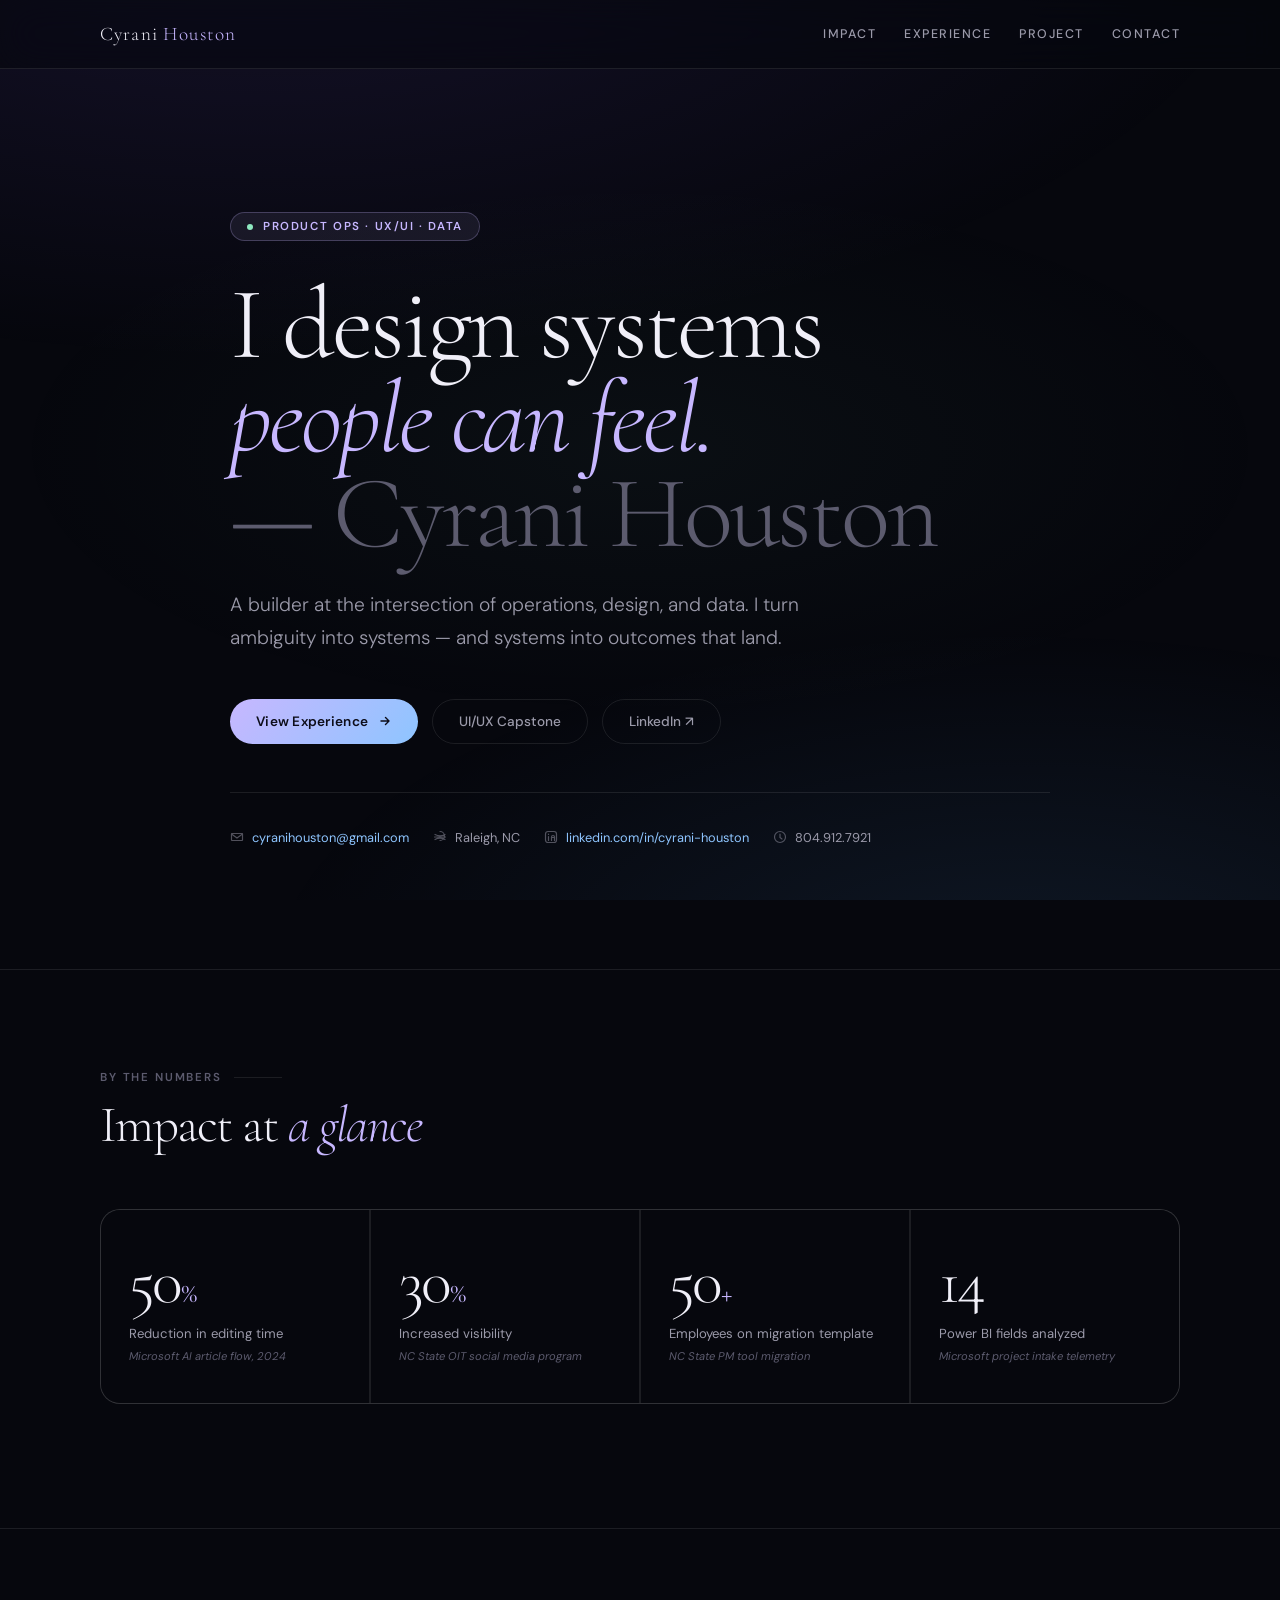
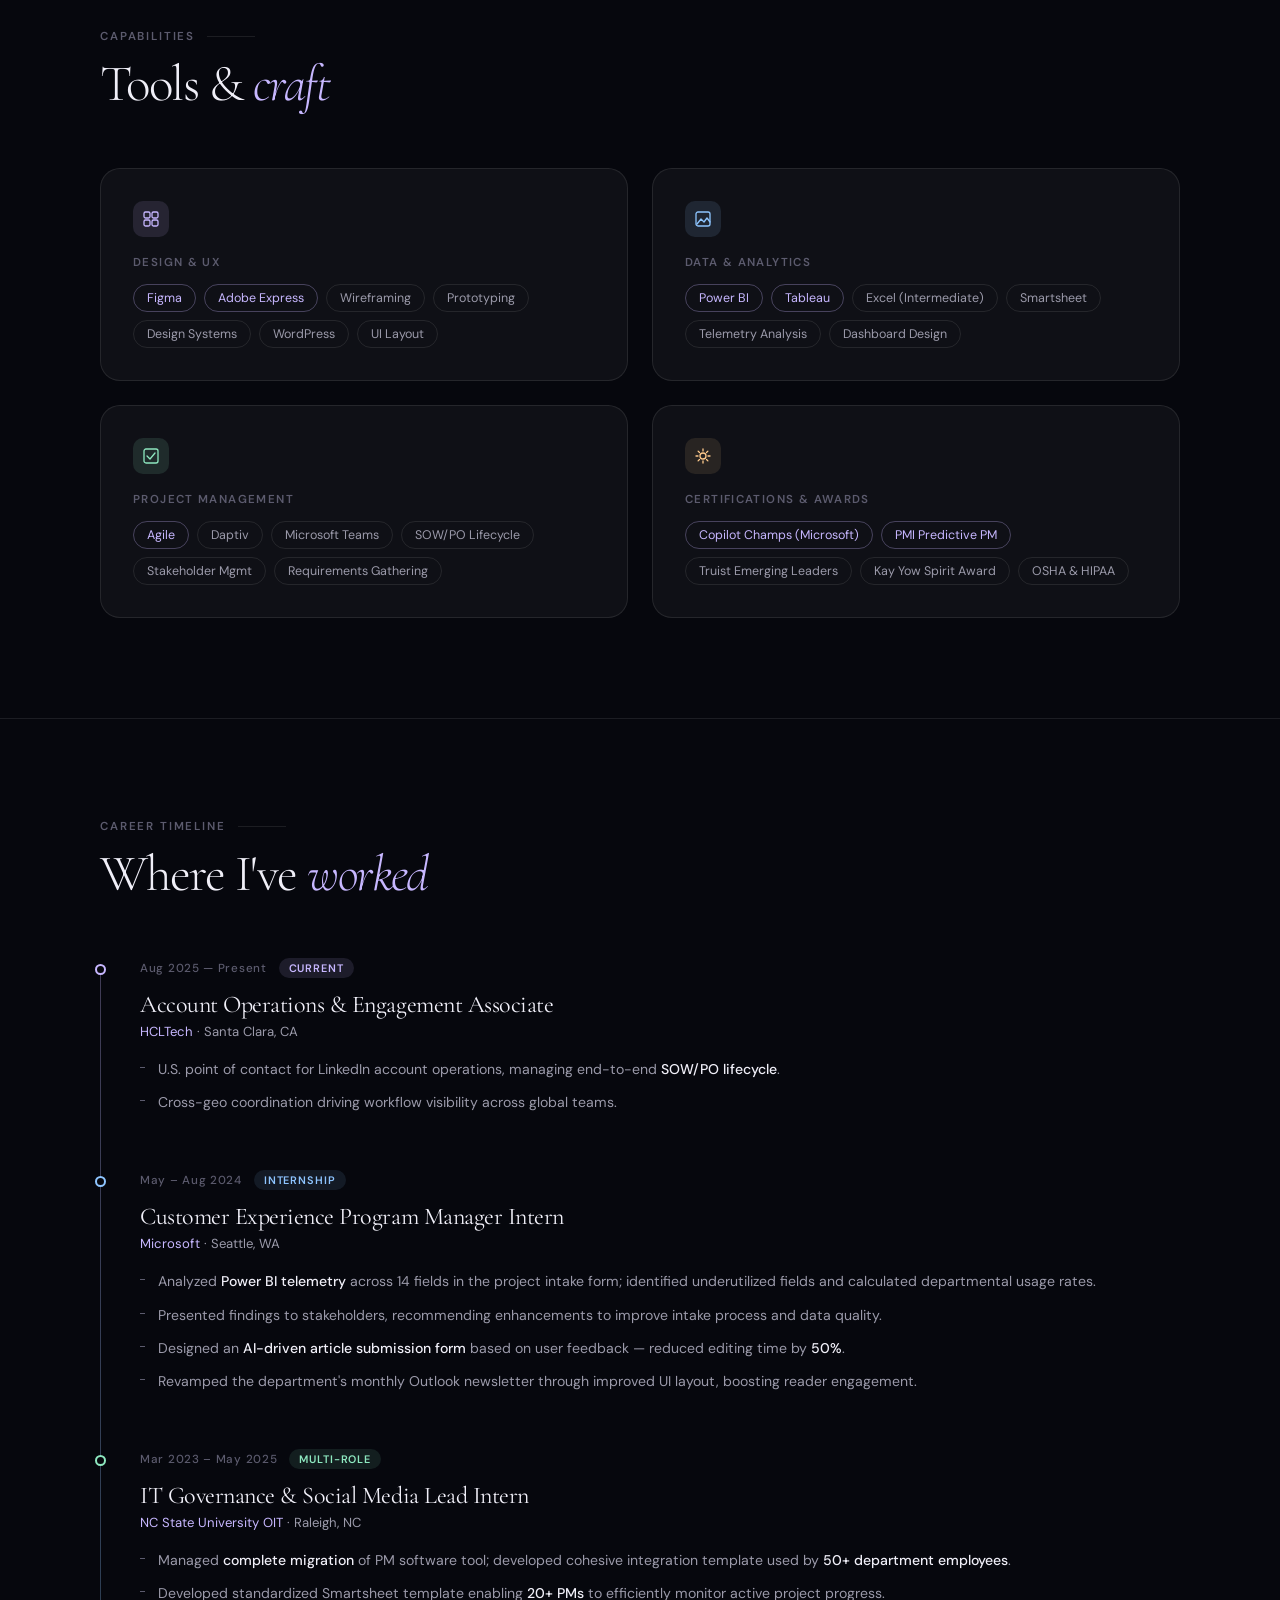
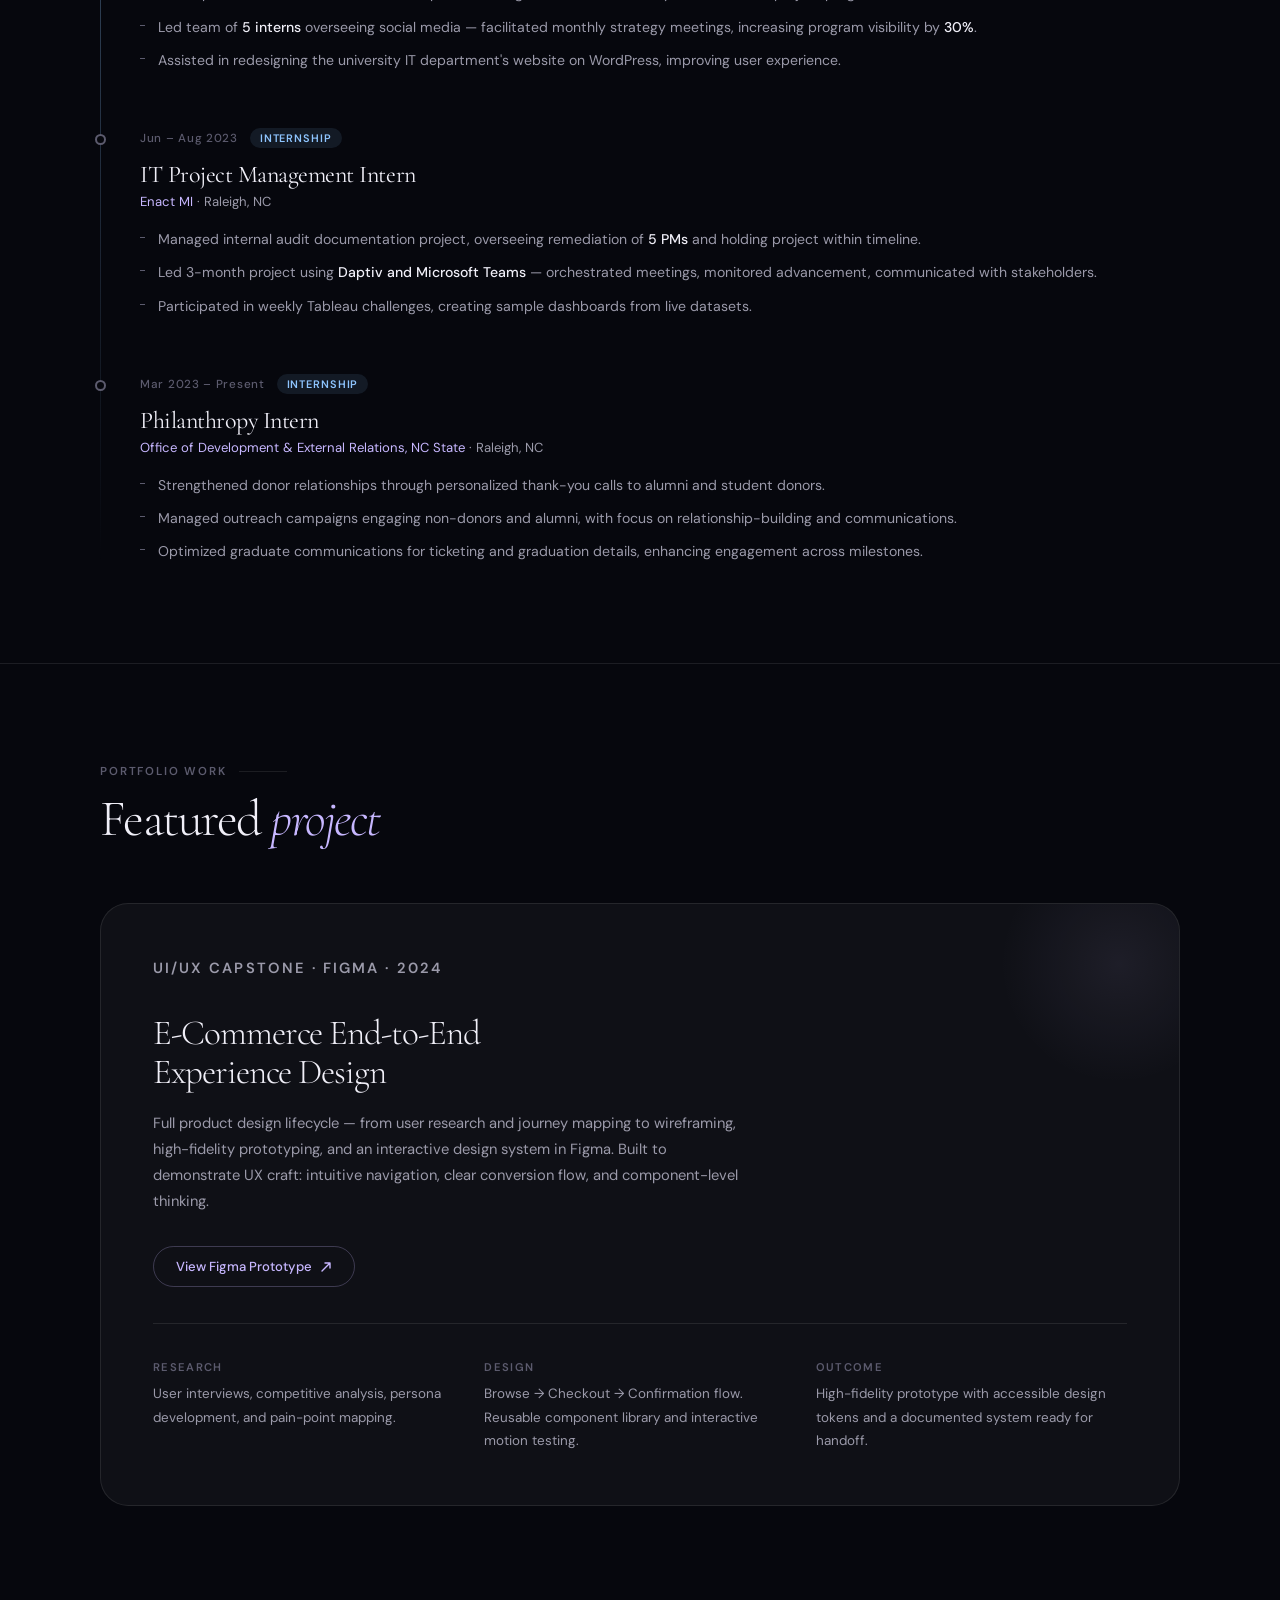
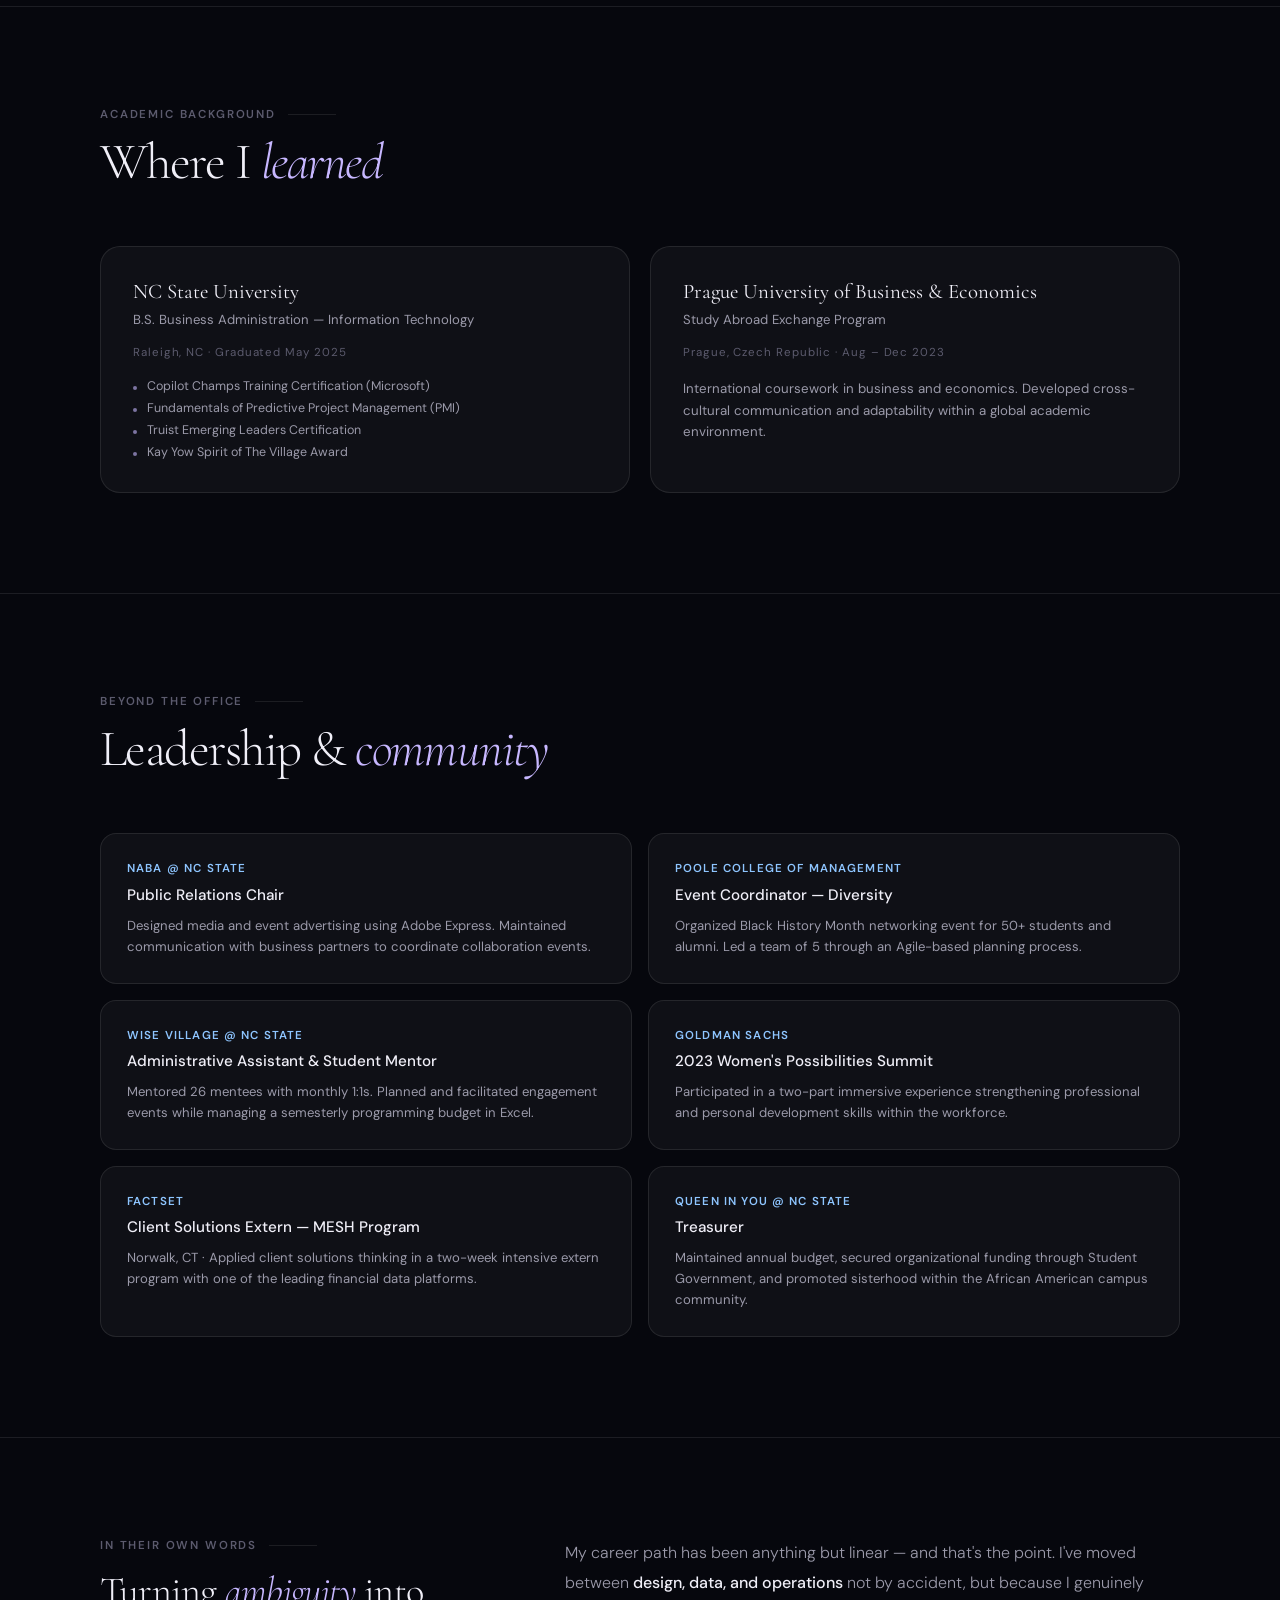
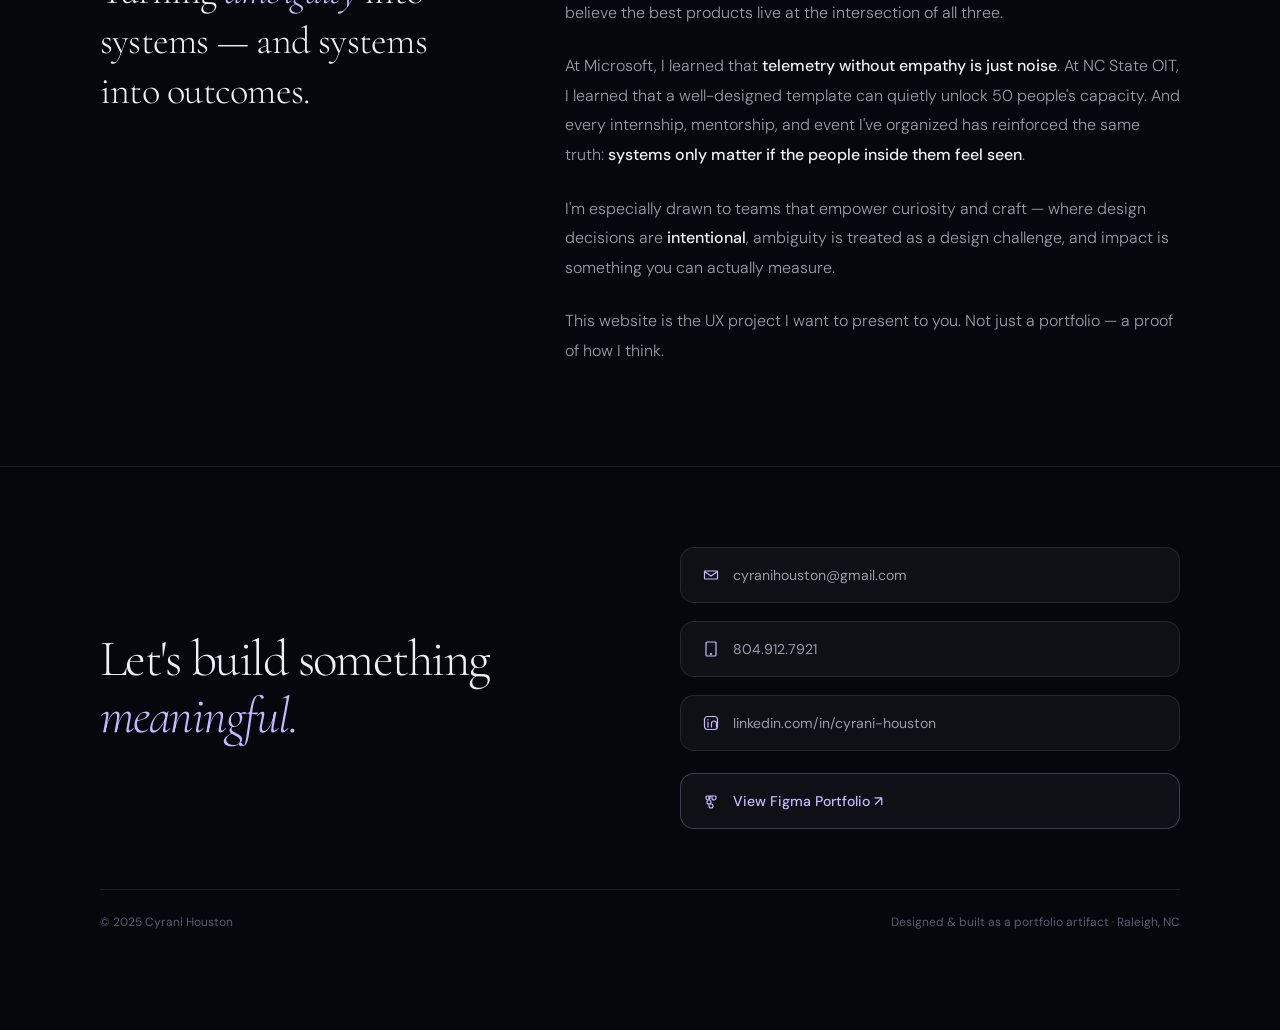
<file: index.html>
<!doctype html>
<html lang="en">
<head>
  <meta charset="UTF-8" />
  <meta name="viewport" content="width=device-width, initial-scale=1.0" />
  <title>Cyrani Houston — Product Ops · UX/UI · Data</title>
  <meta name="description" content="Cyrani Houston — Product Operations, UX/UI, and Data. A breathing resume designed for the HR professional who values craft." />
  <link rel="preconnect" href="https://fonts.googleapis.com" />
  <link rel="preconnect" href="https://fonts.gstatic.com" crossorigin />
  <link href="https://fonts.googleapis.com/css2?family=Cormorant+Garamond:ital,wght@0,300;0,400;0,600;1,300;1,400&family=DM+Sans:wght@300;400;500;600&display=swap" rel="stylesheet" />

  <style>
    :root {
      --bg: #06070d;
      --surface: rgba(255,255,255,0.04);
      --surface-hover: rgba(255,255,255,0.07);
      --border: rgba(255,255,255,0.09);
      --border-accent: rgba(199,183,255,0.25);
      --text: #f0eff8;
      --muted: #9b9aaa;
      --subtle: #5c5b6e;
      --lavender: #c7b7ff;
      --sky: #8ec5ff;
      --sage: #8ee8c0;
      --max: 1080px;
      --r: 20px;
      --nav-bg: rgba(6,7,13,0.6);
      --metric-bg: #06070d;
      --dot-bg: #06070d;
      --ambient-1: rgba(140,100,255,0.12);
      --ambient-2: rgba(100,180,255,0.10);
      --ambient-3: rgba(142,232,192,0.04);
    }

    [data-theme="light"] {
      --bg: #f6f5f1;
      --surface: rgba(0,0,0,0.035);
      --surface-hover: rgba(0,0,0,0.06);
      --border: rgba(0,0,0,0.09);
      --border-accent: rgba(90,58,190,0.22);
      --text: #19172a;
      --muted: #55536b;
      --subtle: #a8a6bc;
      --lavender: #5a3abe;
      --sky: #1a60b8;
      --sage: #157a4a;
      --nav-bg: rgba(246,245,241,0.78);
      --metric-bg: #f6f5f1;
      --dot-bg: #f6f5f1;
      --ambient-1: rgba(140,100,255,0.06);
      --ambient-2: rgba(60,140,255,0.05);
      --ambient-3: rgba(80,200,140,0.03);
    }

    * { box-sizing: border-box; margin: 0; padding: 0; }
    html { scroll-behavior: smooth; }

    body {
      font-family: "DM Sans", system-ui, sans-serif;
      background: var(--bg);
      color: var(--text);
      overflow-x: hidden;
      transition: background 0.35s ease, color 0.35s ease;
    }

    /* ─── AMBIENT BACKGROUND ─── */
    body::before {
      content: "";
      position: fixed;
      inset: 0;
      background:
        radial-gradient(ellipse 80% 50% at 20% -10%, var(--ambient-1), transparent),
        radial-gradient(ellipse 60% 40% at 80% 110%, var(--ambient-2), transparent),
        radial-gradient(ellipse 50% 30% at 50% 50%, var(--ambient-3), transparent);
      pointer-events: none;
      z-index: 0;
    }

    a { color: inherit; text-decoration: none; }
    .container { width: min(calc(100% - 48px), var(--max)); margin: 0 auto; position: relative; z-index: 1; }

    /* ─── NAV ─── */
    .nav {
      position: sticky;
      top: 0;
      z-index: 100;
      backdrop-filter: blur(20px) saturate(1.4);
      -webkit-backdrop-filter: blur(20px) saturate(1.4);
      background: var(--nav-bg);
      border-bottom: 1px solid var(--border);
    }
    .nav-inner {
      display: flex;
      align-items: center;
      justify-content: space-between;
      height: 68px;
    }
    .nav-logo {
      font-family: "Cormorant Garamond", Georgia, serif;
      font-size: 1.2rem;
      font-weight: 300;
      letter-spacing: 0.06em;
      color: var(--text);
    }
    .nav-logo span { color: var(--lavender); }
    .nav-links { display: flex; gap: 28px; }
    .nav-links a {
      font-size: 0.78rem;
      font-weight: 500;
      letter-spacing: 0.12em;
      text-transform: uppercase;
      color: var(--muted);
      transition: color 0.2s;
    }
    .nav-links a:hover { color: var(--text); }

    /* ─── HERO ─── */
    .hero {
      min-height: 100vh;
      display: grid;
      place-items: center;
      padding: 100px 0 80px;
    }
    .hero-inner { max-width: 820px; }
    .hero-tag {
      display: inline-flex;
      align-items: center;
      gap: 10px;
      padding: 6px 16px;
      background: rgba(199,183,255,0.08);
      border: 1px solid var(--border-accent);
      border-radius: 999px;
      font-size: 0.72rem;
      font-weight: 600;
      letter-spacing: 0.14em;
      text-transform: uppercase;
      color: var(--lavender);
      margin-bottom: 36px;
    }
    .hero-tag::before {
      content: "";
      width: 6px;
      height: 6px;
      border-radius: 50%;
      background: var(--sage);
      animation: pulse 2s infinite;
    }
    @keyframes pulse {
      0%, 100% { opacity: 1; transform: scale(1); }
      50% { opacity: 0.4; transform: scale(0.7); }
    }
    .hero h1 {
      font-family: "Cormorant Garamond", Georgia, serif;
      font-size: clamp(3.4rem, 8vw, 7rem);
      font-weight: 300;
      line-height: 0.92;
      letter-spacing: -0.03em;
      margin-bottom: 28px;
    }
    .hero h1 em {
      font-style: italic;
      color: var(--lavender);
    }
    .hero h1 .dim { color: var(--subtle); }
    .hero-sub {
      font-size: clamp(1rem, 1.6vw, 1.2rem);
      line-height: 1.75;
      color: var(--muted);
      max-width: 600px;
      margin-bottom: 44px;
      font-weight: 300;
    }
    .hero-ctas { display: flex; gap: 14px; flex-wrap: wrap; }
    .btn-primary {
      display: inline-flex;
      align-items: center;
      gap: 10px;
      padding: 13px 26px;
      border-radius: 999px;
      background: linear-gradient(130deg, var(--lavender), var(--sky));
      color: #0d0d1a;
      font-size: 0.85rem;
      font-weight: 600;
      letter-spacing: 0.02em;
      transition: transform 0.2s, box-shadow 0.2s;
    }
    .btn-primary:hover { transform: translateY(-2px); box-shadow: 0 16px 48px rgba(150,130,255,0.3); }
    .btn-ghost {
      display: inline-flex;
      align-items: center;
      gap: 10px;
      padding: 13px 26px;
      border-radius: 999px;
      border: 1px solid var(--border);
      color: var(--muted);
      font-size: 0.85rem;
      font-weight: 500;
      transition: color 0.2s, border-color 0.2s;
    }
    .btn-ghost:hover { color: var(--text); border-color: var(--border-accent); }

    /* ─── CONTACT BAR ─── */
    .contact-bar {
      display: flex;
      gap: 24px;
      flex-wrap: wrap;
      margin-top: 48px;
      padding-top: 36px;
      border-top: 1px solid var(--border);
    }
    .contact-item {
      display: flex;
      align-items: center;
      gap: 8px;
      font-size: 0.8rem;
      color: var(--muted);
    }
    .contact-item svg { opacity: 0.5; }
    .contact-item a { color: var(--sky); }
    .contact-item a:hover { color: var(--lavender); }

    /* ─── SECTION ─── */
    section { padding: 100px 0; }
    .section-label {
      font-size: 0.72rem;
      font-weight: 600;
      letter-spacing: 0.16em;
      text-transform: uppercase;
      color: var(--subtle);
      margin-bottom: 14px;
      display: flex;
      align-items: center;
      gap: 12px;
    }
    .section-label::after {
      content: "";
      flex: 1;
      max-width: 48px;
      height: 1px;
      background: var(--border);
    }
    .section-title {
      font-family: "Cormorant Garamond", Georgia, serif;
      font-size: clamp(2rem, 4vw, 3.6rem);
      font-weight: 300;
      line-height: 1.05;
      letter-spacing: -0.03em;
      margin-bottom: 56px;
    }
    .section-title em { font-style: italic; color: var(--lavender); }

    /* ─── IMPACT METRICS ─── */
    .metrics-grid {
      display: grid;
      grid-template-columns: repeat(4, 1fr);
      gap: 2px;
      background: var(--border);
      border: 1px solid var(--border);
      border-radius: var(--r);
      overflow: hidden;
      margin-bottom: 24px;
    }
    .metric-cell {
      background: var(--metric-bg);
      padding: 40px 28px;
      position: relative;
      overflow: hidden;
    }
    .metric-cell::after {
      content: "";
      position: absolute;
      bottom: 0;
      left: 28px;
      right: 28px;
      height: 2px;
      background: linear-gradient(90deg, var(--lavender), var(--sky));
      border-radius: 2px;
      opacity: 0;
      transition: opacity 0.3s;
    }
    .metric-cell:hover::after { opacity: 1; }
    .metric-num {
      font-family: "Cormorant Garamond", Georgia, serif;
      font-size: clamp(3rem, 5vw, 4.8rem);
      font-weight: 300;
      line-height: 1;
      color: var(--text);
      letter-spacing: -0.04em;
    }
    .metric-num .suffix {
      font-size: 0.45em;
      color: var(--lavender);
      font-weight: 300;
    }
    .metric-desc {
      margin-top: 10px;
      font-size: 0.82rem;
      color: var(--muted);
      line-height: 1.5;
    }
    .metric-source {
      margin-top: 6px;
      font-size: 0.7rem;
      color: var(--subtle);
      font-style: italic;
    }

    /* ─── SKILLS SECTION ─── */
    .skills-layout {
      display: grid;
      grid-template-columns: 1fr 1fr;
      gap: 24px;
    }
    .skill-group {
      background: var(--surface);
      border: 1px solid var(--border);
      border-radius: var(--r);
      padding: 32px;
      position: relative;
      overflow: hidden;
      transition: border-color 0.3s;
    }
    .skill-group:hover { border-color: var(--border-accent); }
    .skill-group-icon {
      width: 36px;
      height: 36px;
      border-radius: 10px;
      margin-bottom: 18px;
      display: flex;
      align-items: center;
      justify-content: center;
    }
    .icon-lavender { background: rgba(199,183,255,0.12); }
    .icon-sky { background: rgba(142,197,255,0.12); }
    .icon-sage { background: rgba(142,232,192,0.12); }
    .icon-warm { background: rgba(255,200,140,0.10); }
    .skill-group h4 {
      font-size: 0.72rem;
      font-weight: 600;
      letter-spacing: 0.12em;
      text-transform: uppercase;
      color: var(--subtle);
      margin-bottom: 14px;
    }
    .skill-tags { display: flex; flex-wrap: wrap; gap: 8px; }
    .tag {
      padding: 5px 13px;
      border-radius: 999px;
      font-size: 0.78rem;
      font-weight: 400;
      border: 1px solid var(--border);
      color: var(--muted);
      transition: color 0.2s, border-color 0.2s;
    }
    .tag:hover { color: var(--text); border-color: rgba(255,255,255,0.2); }
    .tag.hi { border-color: rgba(199,183,255,0.3); color: var(--lavender); }

    /* ─── EXPERIENCE TIMELINE ─── */
    .timeline { position: relative; }
    .timeline-track {
      position: absolute;
      left: 0;
      top: 8px;
      bottom: 0;
      width: 1px;
      background: linear-gradient(180deg, var(--lavender), var(--sky), transparent);
      opacity: 0.3;
    }
    .timeline-entry {
      padding-left: 40px;
      padding-bottom: 56px;
      position: relative;
    }
    .timeline-entry:last-child { padding-bottom: 0; }
    .timeline-dot {
      position: absolute;
      left: -5px;
      top: 6px;
      width: 11px;
      height: 11px;
      border-radius: 50%;
      background: var(--dot-bg);
      border: 2px solid var(--lavender);
    }
    .timeline-dot.sky { border-color: var(--sky); }
    .timeline-dot.sage { border-color: var(--sage); }
    .timeline-dot.muted { border-color: var(--subtle); }
    .timeline-meta {
      display: flex;
      align-items: center;
      gap: 12px;
      margin-bottom: 12px;
      flex-wrap: wrap;
    }
    .timeline-date {
      font-size: 0.73rem;
      color: var(--subtle);
      font-weight: 500;
      letter-spacing: 0.06em;
    }
    .timeline-badge {
      padding: 3px 10px;
      border-radius: 999px;
      font-size: 0.68rem;
      font-weight: 600;
      letter-spacing: 0.08em;
      text-transform: uppercase;
    }
    .badge-featured { background: rgba(199,183,255,0.12); color: var(--lavender); }
    .badge-intern { background: rgba(142,197,255,0.10); color: var(--sky); }
    .badge-lead { background: rgba(142,232,192,0.10); color: var(--sage); }
    .timeline-entry h3 {
      font-family: "Cormorant Garamond", Georgia, serif;
      font-size: 1.5rem;
      font-weight: 400;
      letter-spacing: -0.02em;
      margin-bottom: 4px;
    }
    .timeline-org {
      font-size: 0.82rem;
      color: var(--muted);
      margin-bottom: 18px;
    }
    .timeline-org span { color: var(--lavender); }
    .timeline-bullets {
      list-style: none;
      display: flex;
      flex-direction: column;
      gap: 10px;
    }
    .timeline-bullets li {
      padding-left: 18px;
      position: relative;
      font-size: 0.88rem;
      color: var(--muted);
      line-height: 1.65;
    }
    .timeline-bullets li::before {
      content: "";
      position: absolute;
      left: 0;
      top: 9px;
      width: 5px;
      height: 1px;
      background: var(--subtle);
    }
    .timeline-bullets li strong { color: var(--text); font-weight: 500; }

    /* ─── EDUCATION ─── */
    .edu-grid {
      display: grid;
      grid-template-columns: 1fr 1fr;
      gap: 20px;
    }
    .edu-card {
      background: var(--surface);
      border: 1px solid var(--border);
      border-radius: var(--r);
      padding: 32px;
      transition: border-color 0.3s, background 0.35s;
    }
    .edu-card:hover { border-color: var(--border-accent); }
    .edu-card .school {
      font-family: "Cormorant Garamond", Georgia, serif;
      font-size: 1.3rem;
      font-weight: 400;
      margin-bottom: 6px;
    }
    .edu-card .degree {
      font-size: 0.82rem;
      color: var(--muted);
      margin-bottom: 16px;
      line-height: 1.5;
    }
    .edu-card .date {
      font-size: 0.72rem;
      letter-spacing: 0.08em;
      color: var(--subtle);
      margin-bottom: 18px;
    }
    .cert-list {
      list-style: none;
      display: flex;
      flex-direction: column;
      gap: 6px;
    }
    .cert-list li {
      font-size: 0.78rem;
      color: var(--muted);
      padding-left: 14px;
      position: relative;
    }
    .cert-list li::before {
      content: "";
      position: absolute;
      left: 0;
      top: 8px;
      width: 4px;
      height: 4px;
      border-radius: 50%;
      background: var(--lavender);
      opacity: 0.6;
    }

    /* ─── FEATURED PROJECT ─── */
    .project-card {
      background: var(--surface);
      border: 1px solid var(--border);
      border-radius: 28px;
      padding: 52px;
      position: relative;
      overflow: hidden;
      transition: background 0.35s;
    }
    .project-card::before {
      content: "";
      position: absolute;
      top: -60px;
      right: -60px;
      width: 240px;
      height: 240px;
      border-radius: 50%;
      background: radial-gradient(circle, rgba(199,183,255,0.08), transparent 70%);
    }
    .project-eyebrow {
      font-size: 0.72rem;
      font-weight: 600;
      letter-spacing: 0.14em;
      text-transform: uppercase;
      color: var(--lavender);
      margin-bottom: 16px;
    }
    .project-card h3 {
      font-family: "Cormorant Garamond", Georgia, serif;
      font-size: 2.2rem;
      font-weight: 300;
      letter-spacing: -0.03em;
      line-height: 1.1;
      margin-bottom: 20px;
    }
    .project-card p {
      font-size: 0.92rem;
      color: var(--muted);
      line-height: 1.75;
      max-width: 600px;
      margin-bottom: 32px;
    }
    .project-detail-grid {
      display: grid;
      grid-template-columns: repeat(3, 1fr);
      gap: 20px;
      margin-top: 36px;
      padding-top: 36px;
      border-top: 1px solid var(--border);
    }
    .project-detail h5 {
      font-size: 0.7rem;
      font-weight: 600;
      letter-spacing: 0.12em;
      text-transform: uppercase;
      color: var(--subtle);
      margin-bottom: 8px;
    }
    .project-detail p {
      font-size: 0.84rem;
      color: var(--muted);
      margin-bottom: 0;
    }
    .project-link {
      display: inline-flex;
      align-items: center;
      gap: 8px;
      padding: 11px 22px;
      border: 1px solid var(--border-accent);
      border-radius: 999px;
      color: var(--lavender);
      font-size: 0.82rem;
      font-weight: 500;
      transition: background 0.2s;
    }
    .project-link:hover { background: rgba(199,183,255,0.08); }

    /* ─── LEADERSHIP ─── */
    .leadership-grid {
      display: grid;
      grid-template-columns: 1fr 1fr;
      gap: 16px;
    }
    .leadership-card {
      background: var(--surface);
      border: 1px solid var(--border);
      border-radius: 16px;
      padding: 26px;
      transition: border-color 0.3s;
    }
    .leadership-card:hover { border-color: var(--border-accent); }
    .leadership-card .org-name {
      font-size: 0.72rem;
      font-weight: 600;
      text-transform: uppercase;
      letter-spacing: 0.1em;
      color: var(--sky);
      margin-bottom: 6px;
    }
    .leadership-card h4 {
      font-size: 0.95rem;
      font-weight: 500;
      margin-bottom: 10px;
    }
    .leadership-card p {
      font-size: 0.82rem;
      color: var(--muted);
      line-height: 1.6;
    }

    /* ─── STATEMENT / ABOUT ─── */
    .statement-layout {
      display: grid;
      grid-template-columns: 1fr 1.6fr;
      gap: 80px;
      align-items: start;
    }
    .statement-left { position: sticky; top: 100px; }
    .statement-big {
      font-family: "Cormorant Garamond", Georgia, serif;
      font-size: clamp(1.6rem, 3vw, 2.6rem);
      font-weight: 300;
      line-height: 1.3;
      letter-spacing: -0.02em;
      color: var(--text);
    }
    .statement-big em { font-style: italic; color: var(--lavender); }
    .statement-body {
      display: flex;
      flex-direction: column;
      gap: 24px;
    }
    .statement-body p {
      font-size: 1rem;
      line-height: 1.85;
      color: var(--muted);
      font-weight: 300;
    }
    .statement-body p strong { color: var(--text); font-weight: 500; }

    /* ─── FOOTER / CONTACT ─── */
    .footer-section {
      padding: 80px 0 100px;
      border-top: 1px solid var(--border);
    }
    .footer-inner {
      display: grid;
      grid-template-columns: 1fr 1fr;
      gap: 80px;
      align-items: center;
    }
    .footer-headline {
      font-family: "Cormorant Garamond", Georgia, serif;
      font-size: clamp(2rem, 4vw, 3.6rem);
      font-weight: 300;
      line-height: 1.1;
      letter-spacing: -0.03em;
    }
    .footer-headline em { font-style: italic; color: var(--lavender); }
    .footer-contacts { display: flex; flex-direction: column; gap: 18px; }
    .footer-contact-item {
      display: flex;
      align-items: center;
      gap: 14px;
      padding: 18px 22px;
      background: var(--surface);
      border: 1px solid var(--border);
      border-radius: 14px;
      font-size: 0.88rem;
      color: var(--muted);
      transition: border-color 0.2s, color 0.2s, background 0.35s;
    }
    .footer-contact-item:hover { border-color: var(--border-accent); color: var(--text); }
    .footer-contact-item svg { color: var(--lavender); flex-shrink: 0; }
    .footer-contact-item a { color: inherit; }
    .footer-base {
      margin-top: 60px;
      padding-top: 24px;
      border-top: 1px solid var(--border);
      display: flex;
      justify-content: space-between;
      align-items: center;
      font-size: 0.75rem;
      color: var(--subtle);
    }

    /* ─── THEME TOGGLE ─── */
    .theme-toggle {
      display: flex;
      align-items: center;
      gap: 8px;
      cursor: pointer;
      padding: 6px 14px;
      border-radius: 999px;
      border: 1px solid var(--border);
      background: transparent;
      color: var(--muted);
      font-family: "DM Sans", system-ui, sans-serif;
      font-size: 0.75rem;
      font-weight: 500;
      letter-spacing: 0.06em;
      transition: color 0.2s, border-color 0.2s, background 0.2s;
    }
    .theme-toggle:hover { color: var(--text); border-color: var(--border-accent); }
    .theme-toggle .toggle-track {
      width: 28px;
      height: 16px;
      border-radius: 999px;
      background: var(--border);
      position: relative;
      transition: background 0.3s;
      flex-shrink: 0;
    }
    .theme-toggle .toggle-thumb {
      position: absolute;
      top: 3px;
      left: 3px;
      width: 10px;
      height: 10px;
      border-radius: 50%;
      background: var(--muted);
      transition: transform 0.3s cubic-bezier(0.34, 1.56, 0.64, 1), background 0.3s;
    }
    [data-theme="light"] .toggle-track { background: rgba(90,58,190,0.18); }
    [data-theme="light"] .toggle-thumb { transform: translateX(12px); background: var(--lavender); }

    /* ─── REVEAL ANIMATION ─── */
    .reveal {
      opacity: 0;
      transform: translateY(30px);
      transition: opacity 0.9s cubic-bezier(0.22, 1, 0.36, 1), transform 0.9s cubic-bezier(0.22, 1, 0.36, 1);
    }
    .reveal.visible { opacity: 1; transform: none; }

    /* ─── DIVIDER ─── */
    .divider {
      height: 1px;
      background: var(--border);
      margin: 0;
    }

    /* ─── RESPONSIVE ─── */
    @media (max-width: 860px) {
      .metrics-grid { grid-template-columns: 1fr 1fr; }
      .skills-layout { grid-template-columns: 1fr; }
      .edu-grid { grid-template-columns: 1fr; }
      .statement-layout { grid-template-columns: 1fr; gap: 36px; }
      .statement-left { position: static; }
      .footer-inner { grid-template-columns: 1fr; gap: 36px; }
      .leadership-grid { grid-template-columns: 1fr; }
      .project-detail-grid { grid-template-columns: 1fr 1fr; }
      .project-card { padding: 36px; }
    }
    @media (max-width: 580px) {
      .metrics-grid { grid-template-columns: 1fr; }
      .hero h1 { font-size: 3rem; }
      .nav-links { gap: 16px; }
      .nav-links a { font-size: 0.72rem; }
      .contact-bar { gap: 14px; }
      .project-detail-grid { grid-template-columns: 1fr; }
    }

    /* Scrollbar */
    [data-theme="light"] .btn-primary {
      background: linear-gradient(130deg, #7c5cd6, #3a82d8);
      color: #fff;
    }
    [data-theme="light"] .hero-tag { color: var(--lavender); }
    [data-theme="light"] .metric-cell { background: var(--metric-bg); }
    [data-theme="light"] .timeline-dot { background: var(--dot-bg); }
    [data-theme="light"] body::before { opacity: 0.7; }

    ::-webkit-scrollbar { width: 4px; }
    ::-webkit-scrollbar-track { background: transparent; }
    ::-webkit-scrollbar-thumb { background: var(--border); border-radius: 2px; }
  </style>
</head>
<body>

  <!-- NAV -->
  <header class="nav">
    <div class="container nav-inner">
      <p class="nav-logo">Cyrani <span>Houston</span></p>
      <nav class="nav-links">
        <a href="#impact">Impact</a>
        <a href="#experience">Experience</a>
        <a href="#project">Project</a>
        <a href="#contact">Contact</a>
      </nav>
    </div>
  </header>

  <main>

    <!-- ─── HERO ─── -->
    <section class="hero">
      <div class="container hero-inner reveal">
        <div class="hero-tag">Product Ops · UX/UI · Data</div>

        <h1>
          I design systems<br/>
          <em>people can feel.</em><br/>
          <span class="dim">— Cyrani Houston</span>
        </h1>

        <p class="hero-sub">
          A builder at the intersection of operations, design, and data. I turn ambiguity into systems — and systems into outcomes that land.
        </p>

        <div class="hero-ctas">
          <a class="btn-primary" href="#experience">
            View Experience
            <svg width="14" height="14" viewBox="0 0 14 14" fill="none"><path d="M3 7h8M7.5 3.5L11 7l-3.5 3.5" stroke="currentColor" stroke-width="1.4" stroke-linecap="round" stroke-linejoin="round"/></svg>
          </a>
          <a class="btn-ghost" href="#project">UI/UX Capstone</a>
          <a class="btn-ghost" href="https://linkedin.com/in/cyrani-houston" target="_blank">LinkedIn ↗</a>
        </div>

        <div class="contact-bar">
          <div class="contact-item">
            <svg width="14" height="14" viewBox="0 0 14 14" fill="none"><path d="M2 3.5h10a.5.5 0 01.5.5v6a.5.5 0 01-.5.5H2a.5.5 0 01-.5-.5V4a.5.5 0 01.5-.5z" stroke="currentColor" stroke-width="1.2"/><path d="M1.5 4l5.5 4 5.5-4" stroke="currentColor" stroke-width="1.2" stroke-linecap="round"/></svg>
            <a href="mailto:cyranihouston@gmail.com">cyranihouston@gmail.com</a>
          </div>
          <div class="contact-item">
            <svg width="14" height="14" viewBox="0 0 14 14" fill="none"><path d="M7 1.5A4.5 4.5 0 017 10.5M7 1.5A4.5 4.5 0 017 10.5M1.5 7h11M2 4.5a10.5 10.5 0 0010 0M2 9.5a10.5 10.5 0 0110 0" stroke="currentColor" stroke-width="1.2" stroke-linecap="round"/></svg>
            Raleigh, NC
          </div>
          <div class="contact-item">
            <svg width="14" height="14" viewBox="0 0 14 14" fill="none"><rect x="1.5" y="1.5" width="11" height="11" rx="2.5" stroke="currentColor" stroke-width="1.2"/><path d="M4.5 6.5v4M4.5 4v.5M7.5 10.5V7a1.5 1.5 0 013 0v3.5M7.5 7.5h3" stroke="currentColor" stroke-width="1.2" stroke-linecap="round"/></svg>
            <a href="https://linkedin.com/in/cyrani-houston" target="_blank">linkedin.com/in/cyrani-houston</a>
          </div>
          <div class="contact-item">
            <svg width="14" height="14" viewBox="0 0 14 14" fill="none"><path d="M7 1.5a5.5 5.5 0 100 11 5.5 5.5 0 000-11zM7 4v3.5l2 1.5" stroke="currentColor" stroke-width="1.2" stroke-linecap="round"/></svg>
            804.912.7921
          </div>
        </div>
      </div>
    </section>

    <div class="divider"></div>

    <!-- ─── IMPACT ─── -->
    <section id="impact">
      <div class="container">
        <div class="reveal">
          <p class="section-label">By the numbers</p>
          <h2 class="section-title">Impact at <em>a glance</em></h2>
        </div>

        <div class="metrics-grid reveal">
          <div class="metric-cell">
            <div class="metric-num"><span class="counter" data-target="50">0</span><span class="suffix">%</span></div>
            <p class="metric-desc">Reduction in editing time</p>
            <p class="metric-source">Microsoft AI article flow, 2024</p>
          </div>
          <div class="metric-cell">
            <div class="metric-num"><span class="counter" data-target="30">0</span><span class="suffix">%</span></div>
            <p class="metric-desc">Increased visibility</p>
            <p class="metric-source">NC State OIT social media program</p>
          </div>
          <div class="metric-cell">
            <div class="metric-num"><span class="counter" data-target="50">0</span><span class="suffix">+</span></div>
            <p class="metric-desc">Employees on migration template</p>
            <p class="metric-source">NC State PM tool migration</p>
          </div>
          <div class="metric-cell">
            <div class="metric-num"><span class="counter" data-target="14">0</span></div>
            <p class="metric-desc">Power BI fields analyzed</p>
            <p class="metric-source">Microsoft project intake telemetry</p>
          </div>
        </div>
      </div>
    </section>

    <div class="divider"></div>

    <!-- ─── SKILLS ─── -->
    <section id="skills">
      <div class="container">
        <div class="reveal">
          <p class="section-label">Capabilities</p>
          <h2 class="section-title">Tools &amp; <em>craft</em></h2>
        </div>

        <div class="skills-layout reveal">
          <div class="skill-group">
            <div class="skill-group-icon icon-lavender">
              <svg width="18" height="18" viewBox="0 0 18 18" fill="none"><rect x="2" y="2" width="6" height="6" rx="1.5" stroke="#c7b7ff" stroke-width="1.3"/><rect x="10" y="2" width="6" height="6" rx="1.5" stroke="#c7b7ff" stroke-width="1.3"/><rect x="2" y="10" width="6" height="6" rx="1.5" stroke="#c7b7ff" stroke-width="1.3"/><rect x="10" y="10" width="6" height="6" rx="1.5" stroke="#c7b7ff" stroke-width="1.3"/></svg>
            </div>
            <h4>Design &amp; UX</h4>
            <div class="skill-tags">
              <span class="tag hi">Figma</span>
              <span class="tag hi">Adobe Express</span>
              <span class="tag">Wireframing</span>
              <span class="tag">Prototyping</span>
              <span class="tag">Design Systems</span>
              <span class="tag">WordPress</span>
              <span class="tag">UI Layout</span>
            </div>
          </div>

          <div class="skill-group">
            <div class="skill-group-icon icon-sky">
              <svg width="18" height="18" viewBox="0 0 18 18" fill="none"><path d="M3 14l4-5 3 3 3-4 3 4" stroke="#8ec5ff" stroke-width="1.3" stroke-linecap="round" stroke-linejoin="round"/><rect x="2" y="2" width="14" height="14" rx="2" stroke="#8ec5ff" stroke-width="1.3"/></svg>
            </div>
            <h4>Data &amp; Analytics</h4>
            <div class="skill-tags">
              <span class="tag hi">Power BI</span>
              <span class="tag hi">Tableau</span>
              <span class="tag">Excel (Intermediate)</span>
              <span class="tag">Smartsheet</span>
              <span class="tag">Telemetry Analysis</span>
              <span class="tag">Dashboard Design</span>
            </div>
          </div>

          <div class="skill-group">
            <div class="skill-group-icon icon-sage">
              <svg width="18" height="18" viewBox="0 0 18 18" fill="none"><path d="M5 9l3 3 5-6" stroke="#8ee8c0" stroke-width="1.3" stroke-linecap="round" stroke-linejoin="round"/><rect x="2" y="2" width="14" height="14" rx="2" stroke="#8ee8c0" stroke-width="1.3"/></svg>
            </div>
            <h4>Project Management</h4>
            <div class="skill-tags">
              <span class="tag hi">Agile</span>
              <span class="tag">Daptiv</span>
              <span class="tag">Microsoft Teams</span>
              <span class="tag">SOW/PO Lifecycle</span>
              <span class="tag">Stakeholder Mgmt</span>
              <span class="tag">Requirements Gathering</span>
            </div>
          </div>

          <div class="skill-group">
            <div class="skill-group-icon icon-warm">
              <svg width="18" height="18" viewBox="0 0 18 18" fill="none"><circle cx="9" cy="9" r="3" stroke="#ffca8c" stroke-width="1.3"/><path d="M9 2v2M9 14v2M2 9h2M14 9h2M4.1 4.1l1.4 1.4M12.5 12.5l1.4 1.4M4.1 13.9l1.4-1.4M12.5 5.5l1.4-1.4" stroke="#ffca8c" stroke-width="1.3" stroke-linecap="round"/></svg>
            </div>
            <h4>Certifications &amp; Awards</h4>
            <div class="skill-tags">
              <span class="tag hi">Copilot Champs (Microsoft)</span>
              <span class="tag hi">PMI Predictive PM</span>
              <span class="tag">Truist Emerging Leaders</span>
              <span class="tag">Kay Yow Spirit Award</span>
              <span class="tag">OSHA &amp; HIPAA</span>
            </div>
          </div>
        </div>
      </div>
    </section>

    <div class="divider"></div>

    <!-- ─── EXPERIENCE ─── -->
    <section id="experience">
      <div class="container">
        <div class="reveal">
          <p class="section-label">Career timeline</p>
          <h2 class="section-title">Where I've <em>worked</em></h2>
        </div>

        <div class="timeline reveal">
          <div class="timeline-track"></div>

          <!-- HCLTech -->
          <div class="timeline-entry">
            <div class="timeline-dot"></div>
            <div class="timeline-meta">
              <span class="timeline-date">Aug 2025 — Present</span>
              <span class="timeline-badge badge-featured">Current</span>
            </div>
            <h3>Account Operations &amp; Engagement Associate</h3>
            <p class="timeline-org"><span>HCLTech</span> · Santa Clara, CA</p>
            <ul class="timeline-bullets">
              <li>U.S. point of contact for LinkedIn account operations, managing end-to-end <strong>SOW/PO lifecycle</strong>.</li>
              <li>Cross-geo coordination driving workflow visibility across global teams.</li>
            </ul>
          </div>

          <!-- Microsoft -->
          <div class="timeline-entry">
            <div class="timeline-dot sky"></div>
            <div class="timeline-meta">
              <span class="timeline-date">May – Aug 2024</span>
              <span class="timeline-badge badge-intern">Internship</span>
            </div>
            <h3>Customer Experience Program Manager Intern</h3>
            <p class="timeline-org"><span>Microsoft</span> · Seattle, WA</p>
            <ul class="timeline-bullets">
              <li>Analyzed <strong>Power BI telemetry</strong> across 14 fields in the project intake form; identified underutilized fields and calculated departmental usage rates.</li>
              <li>Presented findings to stakeholders, recommending enhancements to improve intake process and data quality.</li>
              <li>Designed an <strong>AI-driven article submission form</strong> based on user feedback — reduced editing time by <strong>50%</strong>.</li>
              <li>Revamped the department's monthly Outlook newsletter through improved UI layout, boosting reader engagement.</li>
            </ul>
          </div>

          <!-- NC State OIT -->
          <div class="timeline-entry">
            <div class="timeline-dot sage"></div>
            <div class="timeline-meta">
              <span class="timeline-date">Mar 2023 – May 2025</span>
              <span class="timeline-badge badge-lead">Multi-role</span>
            </div>
            <h3>IT Governance &amp; Social Media Lead Intern</h3>
            <p class="timeline-org"><span>NC State University OIT</span> · Raleigh, NC</p>
            <ul class="timeline-bullets">
              <li>Managed <strong>complete migration</strong> of PM software tool; developed cohesive integration template used by <strong>50+ department employees</strong>.</li>
              <li>Developed standardized Smartsheet template enabling <strong>20+ PMs</strong> to efficiently monitor active project progress.</li>
              <li>Led team of <strong>5 interns</strong> overseeing social media — facilitated monthly strategy meetings, increasing program visibility by <strong>30%</strong>.</li>
              <li>Assisted in redesigning the university IT department's website on WordPress, improving user experience.</li>
            </ul>
          </div>

          <!-- Enact MI -->
          <div class="timeline-entry">
            <div class="timeline-dot muted"></div>
            <div class="timeline-meta">
              <span class="timeline-date">Jun – Aug 2023</span>
              <span class="timeline-badge badge-intern">Internship</span>
            </div>
            <h3>IT Project Management Intern</h3>
            <p class="timeline-org"><span>Enact MI</span> · Raleigh, NC</p>
            <ul class="timeline-bullets">
              <li>Managed internal audit documentation project, overseeing remediation of <strong>5 PMs</strong> and holding project within timeline.</li>
              <li>Led 3-month project using <strong>Daptiv and Microsoft Teams</strong> — orchestrated meetings, monitored advancement, communicated with stakeholders.</li>
              <li>Participated in weekly Tableau challenges, creating sample dashboards from live datasets.</li>
            </ul>
          </div>

          <!-- NC State Development -->
          <div class="timeline-entry">
            <div class="timeline-dot muted"></div>
            <div class="timeline-meta">
              <span class="timeline-date">Mar 2023 – Present</span>
              <span class="timeline-badge badge-intern">Internship</span>
            </div>
            <h3>Philanthropy Intern</h3>
            <p class="timeline-org"><span>Office of Development &amp; External Relations, NC State</span> · Raleigh, NC</p>
            <ul class="timeline-bullets">
              <li>Strengthened donor relationships through personalized thank-you calls to alumni and student donors.</li>
              <li>Managed outreach campaigns engaging non-donors and alumni, with focus on relationship-building and communications.</li>
              <li>Optimized graduate communications for ticketing and graduation details, enhancing engagement across milestones.</li>
            </ul>
          </div>

        </div>
      </div>
    </section>

    <div class="divider"></div>

    <!-- ─── FEATURED PROJECT ─── -->
    <section id="project">
      <div class="container">
        <div class="reveal">
          <p class="section-label">Portfolio work</p>
          <h2 class="section-title">Featured <em>project</em></h2>
        </div>

        <div class="project-card reveal">
          <p class="project-eyebrow">UI/UX Capstone · Figma · 2024</p>
          <h3>E-Commerce End-to-End<br/>Experience Design</h3>
          <p>
            Full product design lifecycle — from user research and journey mapping to wireframing, high-fidelity prototyping, and an interactive design system in Figma. Built to demonstrate UX craft: intuitive navigation, clear conversion flow, and component-level thinking.
          </p>

          <a class="project-link" href="https://www.figma.com/proto/YWFrPykc6mdAQXGTUvJCno/Portfolio?page-id=99%3A1613&node-id=99-1614&viewport=649%2C81%2C0.32&t=nGUBEls0qutDRtyi-1&scaling=min-zoom&content-scaling=fixed&starting-point-node-id=99%3A1614" target="_blank">
            View Figma Prototype
            <svg width="12" height="12" viewBox="0 0 12 12" fill="none"><path d="M2 10L10 2M10 2H5M10 2v5" stroke="currentColor" stroke-width="1.4" stroke-linecap="round"/></svg>
          </a>

          <div class="project-detail-grid">
            <div class="project-detail">
              <h5>Research</h5>
              <p>User interviews, competitive analysis, persona development, and pain-point mapping.</p>
            </div>
            <div class="project-detail">
              <h5>Design</h5>
              <p>Browse → Checkout → Confirmation flow. Reusable component library and interactive motion testing.</p>
            </div>
            <div class="project-detail">
              <h5>Outcome</h5>
              <p>High-fidelity prototype with accessible design tokens and a documented system ready for handoff.</p>
            </div>
          </div>
        </div>
      </div>
    </section>

    <div class="divider"></div>

    <!-- ─── EDUCATION ─── -->
    <section id="education">
      <div class="container">
        <div class="reveal">
          <p class="section-label">Academic background</p>
          <h2 class="section-title">Where I <em>learned</em></h2>
        </div>

        <div class="edu-grid reveal">
          <div class="edu-card">
            <p class="school">NC State University</p>
            <p class="degree">B.S. Business Administration — Information Technology</p>
            <p class="date">Raleigh, NC · Graduated May 2025</p>
            <ul class="cert-list">
              <li>Copilot Champs Training Certification (Microsoft)</li>
              <li>Fundamentals of Predictive Project Management (PMI)</li>
              <li>Truist Emerging Leaders Certification</li>
              <li>Kay Yow Spirit of The Village Award</li>
            </ul>
          </div>

          <div class="edu-card">
            <p class="school">Prague University of Business &amp; Economics</p>
            <p class="degree">Study Abroad Exchange Program</p>
            <p class="date">Prague, Czech Republic · Aug – Dec 2023</p>
            <p style="font-size:0.83rem; color:var(--muted); line-height:1.6; margin-top: 16px;">
              International coursework in business and economics. Developed cross-cultural communication and adaptability within a global academic environment.
            </p>
          </div>
        </div>
      </div>
    </section>

    <div class="divider"></div>

    <!-- ─── LEADERSHIP ─── -->
    <section id="leadership">
      <div class="container">
        <div class="reveal">
          <p class="section-label">Beyond the office</p>
          <h2 class="section-title">Leadership &amp; <em>community</em></h2>
        </div>

        <div class="leadership-grid reveal">
          <div class="leadership-card">
            <p class="org-name">NABA @ NC State</p>
            <h4>Public Relations Chair</h4>
            <p>Designed media and event advertising using Adobe Express. Maintained communication with business partners to coordinate collaboration events.</p>
          </div>

          <div class="leadership-card">
            <p class="org-name">Poole College of Management</p>
            <h4>Event Coordinator — Diversity</h4>
            <p>Organized Black History Month networking event for 50+ students and alumni. Led a team of 5 through an Agile-based planning process.</p>
          </div>

          <div class="leadership-card">
            <p class="org-name">WISE Village @ NC State</p>
            <h4>Administrative Assistant &amp; Student Mentor</h4>
            <p>Mentored 26 mentees with monthly 1:1s. Planned and facilitated engagement events while managing a semesterly programming budget in Excel.</p>
          </div>

          <div class="leadership-card">
            <p class="org-name">Goldman Sachs</p>
            <h4>2023 Women's Possibilities Summit</h4>
            <p>Participated in a two-part immersive experience strengthening professional and personal development skills within the workforce.</p>
          </div>

          <div class="leadership-card">
            <p class="org-name">FactSet</p>
            <h4>Client Solutions Extern — MESH Program</h4>
            <p>Norwalk, CT · Applied client solutions thinking in a two-week intensive extern program with one of the leading financial data platforms.</p>
          </div>

          <div class="leadership-card">
            <p class="org-name">Queen in You @ NC State</p>
            <h4>Treasurer</h4>
            <p>Maintained annual budget, secured organizational funding through Student Government, and promoted sisterhood within the African American campus community.</p>
          </div>
        </div>
      </div>
    </section>

    <div class="divider"></div>

    <!-- ─── STATEMENT ─── -->
    <section id="about">
      <div class="container">
        <div class="statement-layout reveal">
          <div class="statement-left">
            <p class="section-label">In their own words</p>
            <p class="statement-big">Turning <em>ambiguity</em> into systems — and systems into outcomes.</p>
          </div>

          <div class="statement-body">
            <p>
              My career path has been anything but linear — and that's the point. I've moved between <strong>design, data, and operations</strong> not by accident, but because I genuinely believe the best products live at the intersection of all three.
            </p>
            <p>
              At Microsoft, I learned that <strong>telemetry without empathy is just noise</strong>. At NC State OIT, I learned that a well-designed template can quietly unlock 50 people's capacity. And every internship, mentorship, and event I've organized has reinforced the same truth: <strong>systems only matter if the people inside them feel seen</strong>.
            </p>
            <p>
              I'm especially drawn to teams that empower curiosity and craft — where design decisions are <strong>intentional</strong>, ambiguity is treated as a design challenge, and impact is something you can actually measure.
            </p>
            <p>
              This website is the UX project I want to present to you. Not just a portfolio — a proof of how I think.
            </p>
          </div>
        </div>
      </div>
    </section>

  </main>

  <!-- ─── FOOTER / CONTACT ─── -->
  <footer class="footer-section" id="contact">
    <div class="container">
      <div class="footer-inner reveal">
        <h2 class="footer-headline">Let's build something <em>meaningful.</em></h2>

        <div class="footer-contacts">
          <div class="footer-contact-item">
            <svg width="16" height="16" viewBox="0 0 16 16" fill="none"><path d="M2 4h12a.5.5 0 01.5.5v7a.5.5 0 01-.5.5H2a.5.5 0 01-.5-.5v-7A.5.5 0 012 4z" stroke="currentColor" stroke-width="1.2"/><path d="M1.5 4.5L8 9l6.5-4.5" stroke="currentColor" stroke-width="1.2" stroke-linecap="round"/></svg>
            <a href="mailto:cyranihouston@gmail.com">cyranihouston@gmail.com</a>
          </div>
          <div class="footer-contact-item">
            <svg width="16" height="16" viewBox="0 0 16 16" fill="none"><path d="M12 1H4a1 1 0 00-1 1v12a1 1 0 001 1h8a1 1 0 001-1V2a1 1 0 00-1-1zM8 13.5a.5.5 0 110-1 .5.5 0 010 1z" stroke="currentColor" stroke-width="1.2" stroke-linecap="round"/></svg>
            804.912.7921
          </div>
          <div class="footer-contact-item">
            <svg width="16" height="16" viewBox="0 0 16 16" fill="none"><rect x="1.5" y="1.5" width="13" height="13" rx="3" stroke="currentColor" stroke-width="1.2"/><path d="M5 7v5M5 4.5V5M8.5 12V8.5a2.5 2.5 0 015 0V12M8.5 7.5h0" stroke="currentColor" stroke-width="1.2" stroke-linecap="round"/></svg>
            <a href="https://linkedin.com/in/cyrani-houston" target="_blank">linkedin.com/in/cyrani-houston</a>
          </div>
          <a class="footer-contact-item project-link" style="border-color: var(--border-accent); color: var(--lavender); margin-top: 4px;" href="https://www.figma.com/proto/YWFrPykc6mdAQXGTUvJCno/Portfolio?page-id=99%3A1613&node-id=99-1614" target="_blank">
            <svg width="16" height="16" viewBox="0 0 16 16" fill="none"><path d="M6 3H4a1 1 0 00-1 1v1a2 2 0 002 2h0a2 2 0 002-2V3zM6 3h4M6 3v4M10 3h2a1 1 0 011 1v1a2 2 0 01-2 2h0a2 2 0 01-2-2V3zM6 7a2 2 0 00-2 2v0a2 2 0 002 2h0a2 2 0 002-2v0a2 2 0 00-2-2zM6 11v2a2 2 0 002 2h0a2 2 0 002-2v0a2 2 0 00-2-2h0" stroke="currentColor" stroke-width="1.2" stroke-linecap="round"/></svg>
            View Figma Portfolio ↗
          </a>
        </div>
      </div>

      <div class="footer-base">
        <span>© 2025 Cyrani Houston</span>
        <span>Designed &amp; built as a portfolio artifact · Raleigh, NC</span>
      </div>
    </div>
  </footer>

  <script>
    const revealObserver = new IntersectionObserver((entries) => {
      entries.forEach((e, i) => {
        if (e.isIntersecting) {
          setTimeout(() => e.target.classList.add('visible'), i * 80);
        }
      });
    }, { threshold: 0.1 });
    document.querySelectorAll('.reveal').forEach(el => revealObserver.observe(el));

    const counterObserver = new IntersectionObserver((entries) => {
      entries.forEach(entry => {
        if (entry.isIntersecting && !entry.target.dataset.done) {
          entry.target.dataset.done = 'true';
          const el = entry.target;
          const target = parseInt(el.dataset.target, 10);
          const dur = 1400;
          const start = performance.now();
          const step = now => {
            const p = Math.min((now - start) / dur, 1);
            const ease = 1 - Math.pow(1 - p, 3);
            el.textContent = Math.round(ease * target);
            if (p < 1) requestAnimationFrame(step);
            else el.textContent = target;
          };
          requestAnimationFrame(step);
        }
      });
    }, { threshold: 0.5 });
    document.querySelectorAll('.counter').forEach(el => counterObserver.observe(el));

    // ─── THEME TOGGLE ───
    const btn = document.getElementById('themeToggle');
    const label = document.getElementById('themeLabel');
    const saved = localStorage.getItem('ch-theme') || 'dark';
    const apply = theme => {
      document.documentElement.setAttribute('data-theme', theme);
      label.textContent = theme === 'dark' ? 'Light' : 'Dark';
      localStorage.setItem('ch-theme', theme);
    };
    apply(saved);
    btn.addEventListener('click', () => {
      const current = document.documentElement.getAttribute('data-theme') || 'dark';
      apply(current === 'dark' ? 'light' : 'dark');
    });
  </script>
</body>
</html>
</file>
